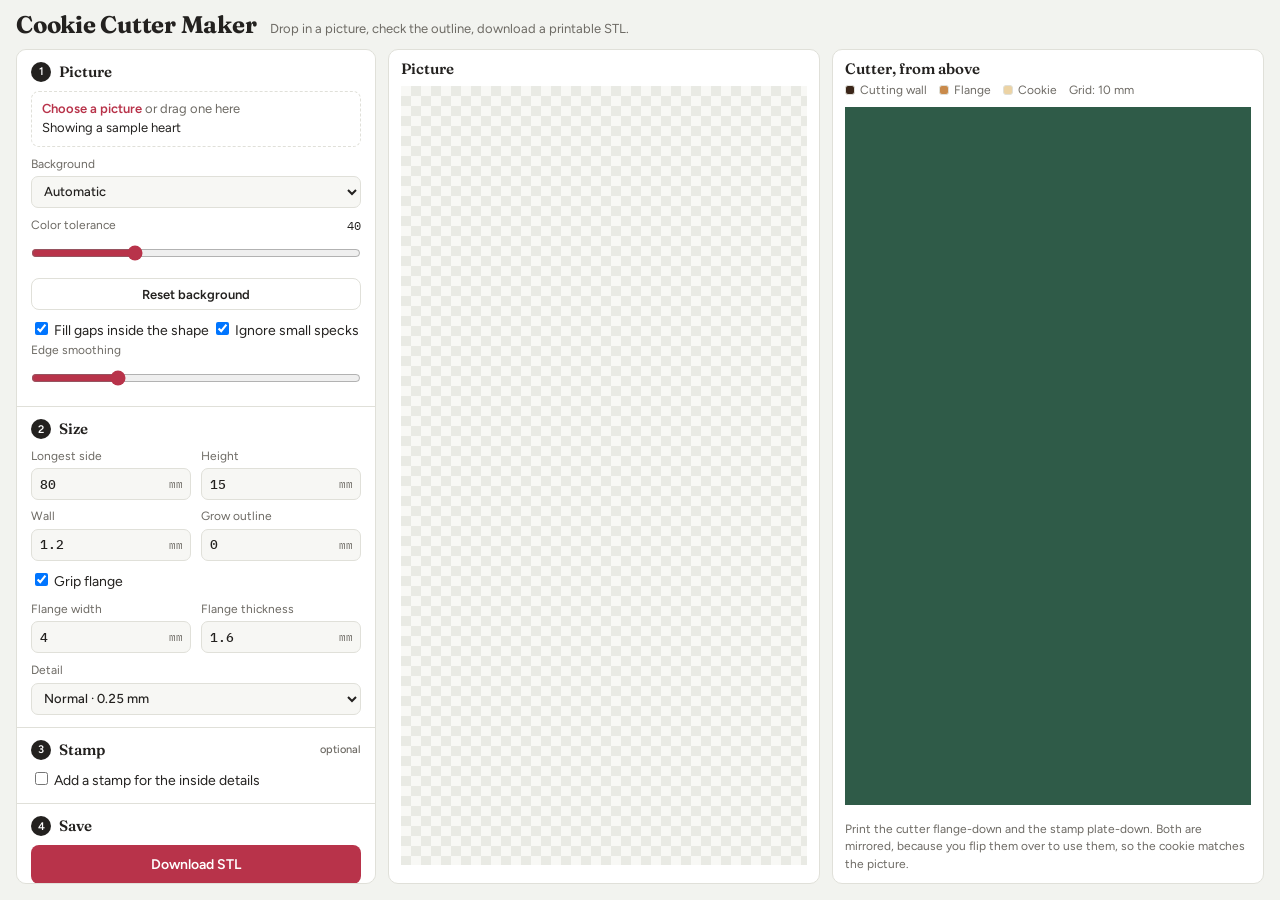
<file: index.html>
<!doctype html>
<html lang="en">
<head>
<meta charset="utf-8">
<meta name="viewport" content="width=device-width, initial-scale=1">
<title>Cookie Cutter Maker</title>
<link rel="preconnect" href="https://fonts.googleapis.com">
<link rel="stylesheet" href="https://fonts.googleapis.com/css2?family=Fraunces:opsz,wght@9..144,500;9..144,700&family=Figtree:wght@400;500;600&family=IBM+Plex+Mono:wght@400;500&display=swap">
<link rel="stylesheet" href="styles.css">
</head>
<body>
<header class="top">
  <h1>Cookie Cutter Maker</h1>
  <p>Drop in a picture, check the outline, download a printable STL.</p>
</header>

<main class="layout">
  <!-- Controls -->
  <aside class="controls">
    <section class="step">
      <h2><span class="num">1</span>Picture</h2>
      <div class="drop" id="drop" tabindex="0" role="button" aria-label="Choose a picture">
        <img id="thumb" alt="" hidden>
        <div>
          <strong>Choose a picture</strong>
          <span>or drag one here</span>
          <span id="fname" class="fname">Showing a sample heart</span>
        </div>
      </div>
      <input type="file" id="file" accept="image/*" hidden>

      <label class="field" for="bgMode"><span>Background</span>
        <select id="bgMode">
          <option value="auto">Automatic</option>
          <option value="color">Remove by color</option>
          <option value="alpha">Already transparent</option>
        </select>
      </label>
      <label class="field" for="tolerance"><span>Color tolerance <output id="tolVal">40</output></span>
        <input type="range" id="tolerance" min="5" max="120" value="40">
      </label>
      <button class="ghost" id="resetBg" type="button">Reset background</button>

      <div id="cleanup" class="checks">
        <label><input type="checkbox" id="fill" checked> Fill gaps inside the shape</label>
        <label><input type="checkbox" id="specks" checked> Ignore small specks</label>
        <label class="field" for="smooth"><span>Edge smoothing</span><input type="range" id="smooth" min="0" max="8" value="2"></label>
      </div>
    </section>

    <section class="step" id="sizeControls">
      <h2><span class="num">2</span>Size</h2>
      <div class="grid2">
        <label class="field" for="size"><span>Longest side</span><span class="unit"><input type="number" id="size" value="80" min="10" max="300" step="1"><i>mm</i></span></label>
        <label class="field" for="height"><span>Height</span><span class="unit"><input type="number" id="height" value="15" min="3" max="60" step="0.5"><i>mm</i></span></label>
        <label class="field" for="wall"><span>Wall</span><span class="unit"><input type="number" id="wall" value="1.2" min="0.4" max="5" step="0.1"><i>mm</i></span></label>
        <label class="field" for="grow"><span>Grow outline</span><span class="unit"><input type="number" id="grow" value="0" min="0" max="10" step="0.1"><i>mm</i></span></label>
      </div>
      <label class="toggle"><input type="checkbox" id="flangeOn" checked> Grip flange</label>
      <div class="grid2">
        <label class="field" for="flangeW"><span>Flange width</span><span class="unit"><input type="number" id="flangeW" value="4" min="0.5" max="15" step="0.5"><i>mm</i></span></label>
        <label class="field" for="flangeH"><span>Flange thickness</span><span class="unit"><input type="number" id="flangeH" value="1.6" min="0.4" max="10" step="0.2"><i>mm</i></span></label>
      </div>
      <label class="field" for="res"><span>Detail</span>
        <select id="res"><option value="0.15">Fine · 0.15 mm</option><option value="0.25" selected>Normal · 0.25 mm</option><option value="0.4">Draft · 0.4 mm</option></select>
      </label>
    </section>

    <section class="step">
      <h2><span class="num">3</span>Stamp <small>optional</small></h2>
      <label class="toggle"><input type="checkbox" id="stampOn"> Add a stamp for the inside details</label>
      <div id="stampControls" class="stack" hidden>
        <p class="hint">Adds a second object to the STL: a plate that fits inside the cutter. After cutting, press it down inside the cutter to print the picture's lines into the dough.</p>
        <label class="field" for="sensitivity"><span>Detail sensitivity <output id="sensVal">50</output></span>
          <input type="range" id="sensitivity" min="1" max="100" value="50">
        </label>
        <div class="grid2">
          <label class="field" for="lineW"><span>Line width</span><span class="unit"><input type="number" id="lineW" value="1.2" min="0.6" max="4" step="0.1"><i>mm</i></span></label>
          <label class="field" for="lineH"><span>Line height</span><span class="unit"><input type="number" id="lineH" value="2" min="0.6" max="6" step="0.2"><i>mm</i></span></label>
        </div>
      </div>
    </section>

    <section class="step">
      <h2><span class="num">4</span>Save</h2>
      <button class="primary" id="save" type="button">Download STL</button>
      <p class="saved" id="saved"></p>
      <p class="err" id="err" role="alert" hidden></p>
    </section>
  </aside>

  <!-- Previews -->
  <section class="view">
    <header><h3>Picture</h3><p id="photoHint" class="hint"></p></header>
    <div class="checker"><canvas id="photo"></canvas></div>
  </section>

  <section class="view">
    <header><h3>Cutter, from above</h3>
      <ul class="legend">
        <li><i style="background:var(--wall)"></i>Cutting wall</li>
        <li><i style="background:var(--flange)"></i>Flange</li>
        <li><i style="background:var(--dough)"></i>Cookie</li>
        <li id="stampLegend" hidden><i style="background:var(--stamp)"></i>Stamp lines</li>
        <li class="muted">Grid: 10 mm</li>
      </ul>
    </header>
    <div class="mat"><canvas id="cutter"></canvas></div>
    <dl class="stats" id="stats"></dl>
    <p class="hint">Print the cutter flange-down and the stamp plate-down. Both are mirrored, because you flip them over to use them, so the cookie matches the picture.</p>
  </section>
</main>

<script src="js/background.js"></script>
<script src="js/shape.js"></script>
<script src="js/cutter.js"></script>
<script src="js/stamp.js"></script>
<script src="js/stl.js"></script>
<script src="js/preview.js"></script>
<script src="js/app.js"></script>
</body>
</html>
</file>
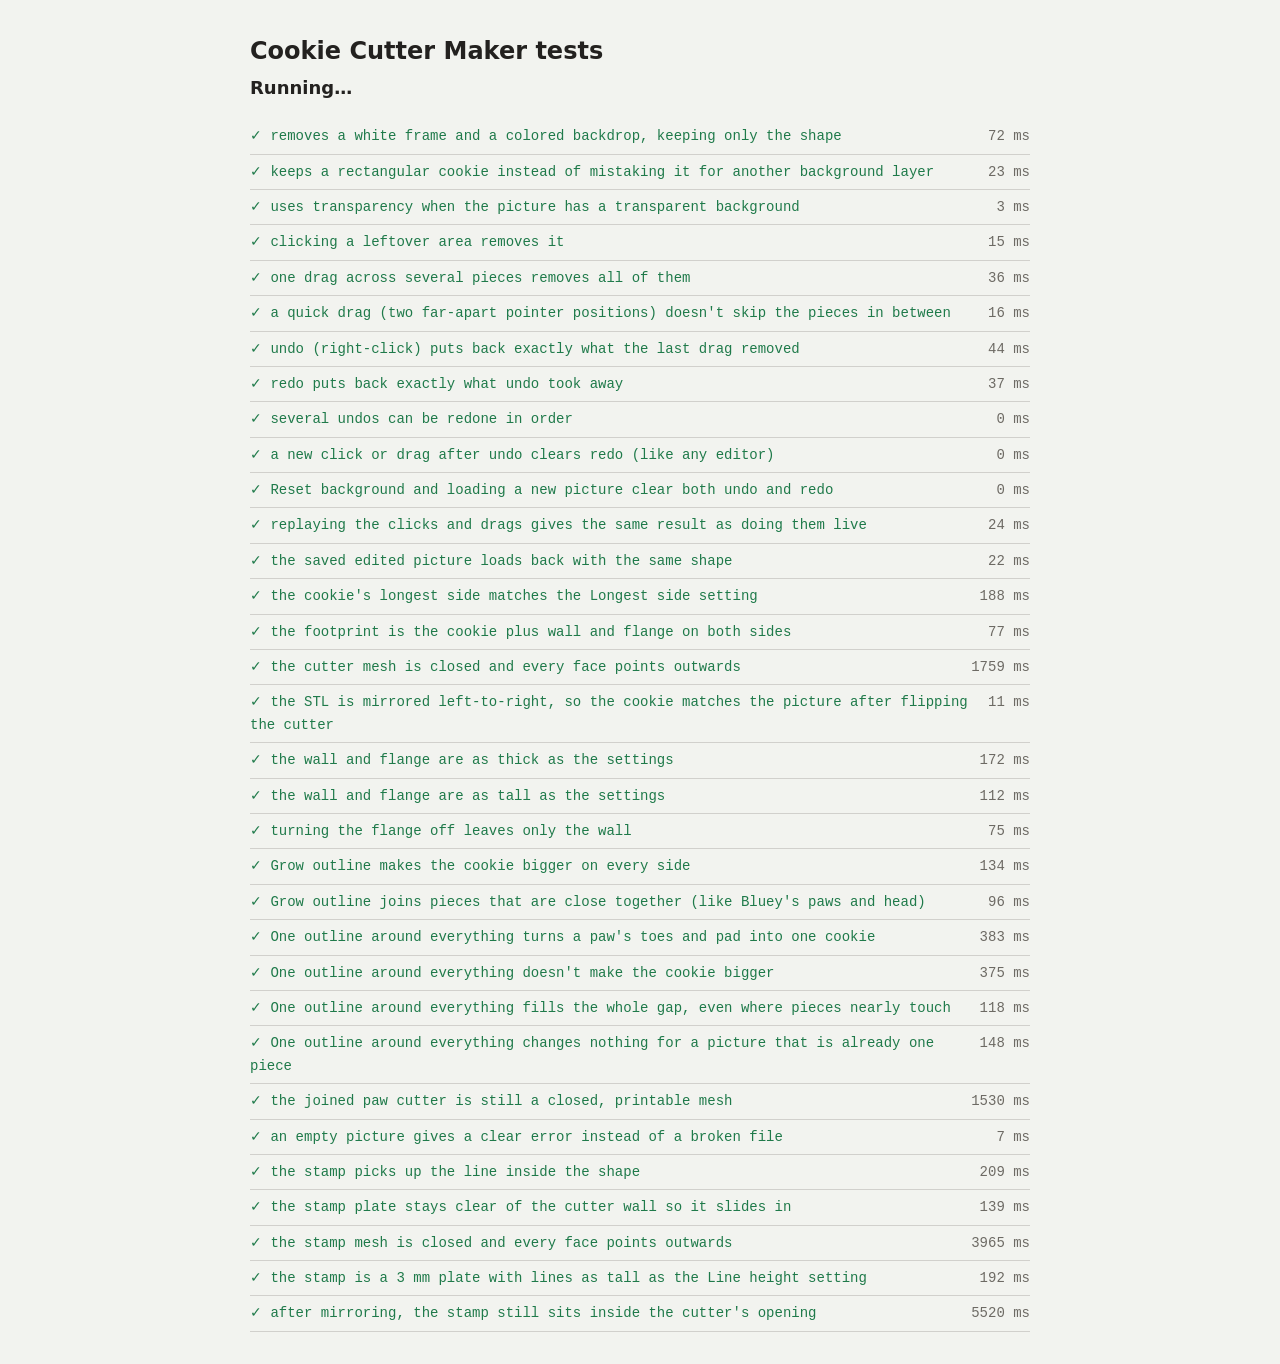
<file: tests/index.html>
<!doctype html>
<html lang="en">
<head>
<meta charset="utf-8">
<meta name="viewport" content="width=device-width, initial-scale=1">
<title>Cookie Cutter Tests</title>
<!-- the app's stylesheet, for the layout tests -->
<link rel="stylesheet" href="../styles.css">
<style>
  :root { --bg: #f2f3ef; --ink: #23211f; --muted: #6d6a64; --pass: #1f7a4a; --fail: #b8334a; color-scheme: light; }
  @media (prefers-color-scheme: dark) { :root { --bg: #161715; --ink: #ecebe6; --muted: #9d9a92; --pass: #5fcf8e; --fail: #ec6b80; color-scheme: dark; } }
  html, body { height: auto; }
  body { display: block; background: var(--bg); color: var(--ink); font: 15px/1.6 "Segoe UI", system-ui, sans-serif; max-width: 820px; margin: 0 auto; padding: 32px 20px; }
  h1 { font-size: 24px; margin: 0 0 4px; }
  #summary { font-weight: 600; font-size: 18px; margin: 0 0 16px; }
  #results { list-style: none; padding: 0; margin: 0; font-family: Consolas, monospace; font-size: 14px; }
  #results li { display: flex; justify-content: space-between; gap: 16px; padding: 6px 0; border-bottom: 1px solid color-mix(in srgb, var(--muted) 25%, transparent); }
  #results li::after { content: attr(data-ms); color: var(--muted); white-space: nowrap; }
  .pass { color: var(--pass); } .fail { color: var(--fail); }
  /* layout tests build pieces of the page here, off-screen */
  #sandbox { position: absolute; left: -10000px; top: 0; width: 1200px; }
</style>
</head>
<body>
<h1>Cookie Cutter Maker tests</h1>
<p id="summary">Running…</p>
<ul id="results"></ul>
<div id="sandbox" aria-hidden="true"></div>

<!-- the app's code -->
<script src="../js/background.js"></script>
<script src="../js/history.js"></script>
<script src="../js/shape.js"></script>
<script src="../js/cutter.js"></script>
<script src="../js/stamp.js"></script>
<script src="../js/stl.js"></script>
<script src="../js/preview.js"></script>
<!-- the tests -->
<script src="runner.js"></script>
<script src="background.test.js"></script>
<script src="editing.test.js"></script>
<script src="cutter.test.js"></script>
<script src="stamp.test.js"></script>
<script src="layout.test.js"></script>
<script>T.run();</script>
</body>
</html>
</file>
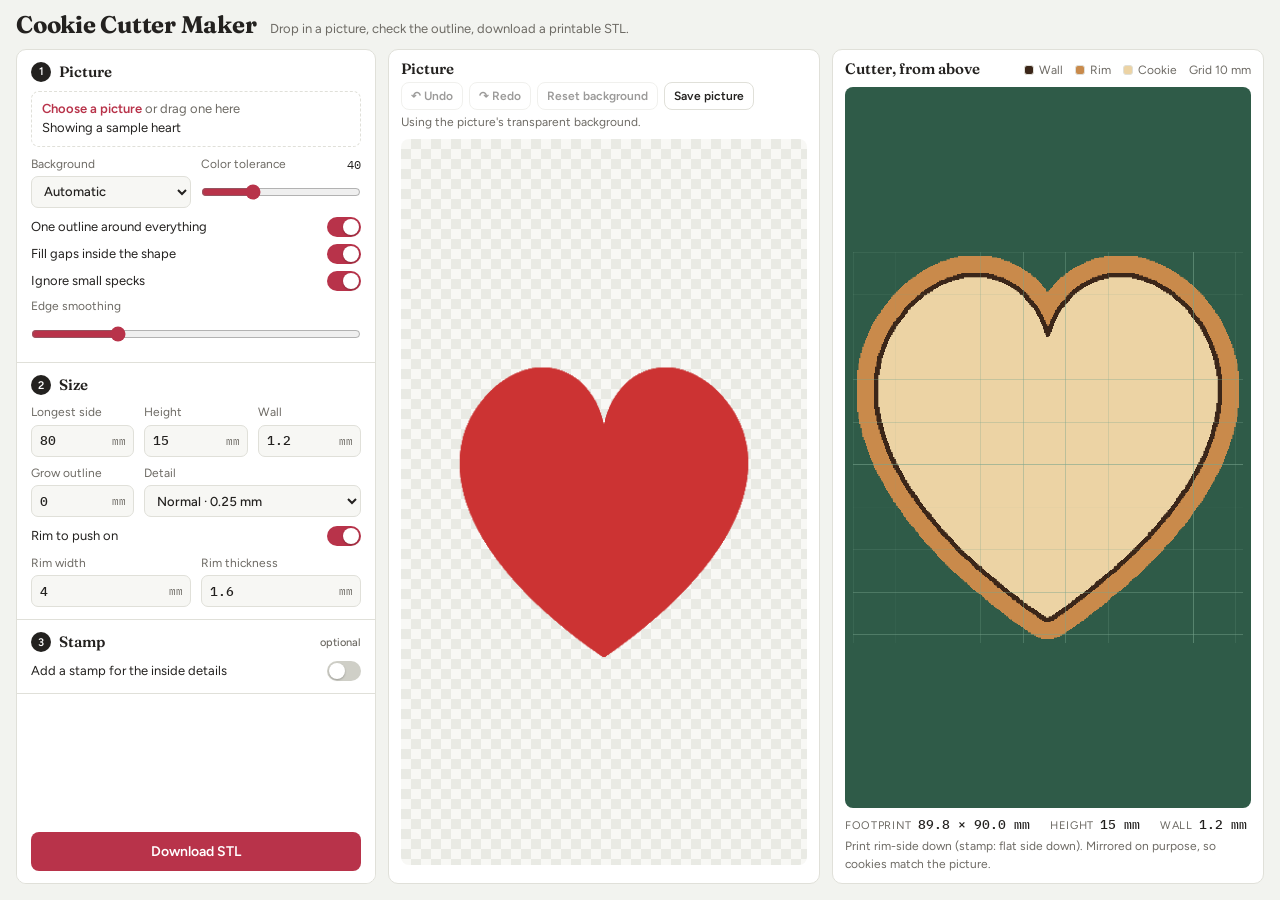
<file: Cookie Cutter Maker.html>
<!doctype html>
<html lang="en">
<head>
<meta charset="utf-8">
<meta name="viewport" content="width=device-width, initial-scale=1">
<title>Cookie Cutter Maker</title>
<link rel="preconnect" href="https://fonts.googleapis.com">
<link rel="stylesheet" href="https://fonts.googleapis.com/css2?family=Fraunces:opsz,wght@9..144,500;9..144,700&family=Figtree:wght@400;500;600&family=IBM+Plex+Mono:wght@400;500&display=swap">
<link rel="stylesheet" href="styles.css">
</head>
<body>
<header class="top">
  <h1>Cookie Cutter Maker</h1>
  <p>Drop in a picture, check the outline, download a printable STL.</p>
</header>

<main class="layout">
  <!-- Controls -->
  <aside class="controls">
    <section class="step">
      <h2><span class="num">1</span>Picture</h2>
      <div class="drop" id="drop" tabindex="0" role="button" aria-label="Choose a picture">
        <img id="thumb" alt="" hidden>
        <div>
          <strong>Choose a picture</strong> <span>or drag one here</span>
          <span id="fname" class="fname">Showing a sample heart</span>
        </div>
      </div>
      <input type="file" id="file" accept="image/*" hidden>

      <div class="grid2">
        <label class="field" for="bgMode"><span>Background</span>
          <select id="bgMode">
            <option value="auto">Automatic</option>
            <option value="color">Remove by color</option>
            <option value="alpha">Already transparent</option>
          </select>
        </label>
        <label class="field" for="tolerance"><span>Color tolerance <output id="tolVal">40</output></span>
          <input type="range" id="tolerance" min="5" max="120" value="40">
        </label>
      </div>

      <div id="cleanup" class="switches">
        <label class="switch"><span>One outline around everything</span><input type="checkbox" role="switch" id="join" checked></label>
        <label class="switch"><span>Fill gaps inside the shape</span><input type="checkbox" role="switch" id="fill" checked></label>
        <label class="switch"><span>Ignore small specks</span><input type="checkbox" role="switch" id="specks" checked></label>
        <label class="field" for="smooth"><span>Edge smoothing</span><input type="range" id="smooth" min="0" max="8" value="2"></label>
      </div>
    </section>

    <section class="step" id="sizeControls">
      <h2><span class="num">2</span>Size</h2>
      <div class="grid3">
        <label class="field" for="size"><span>Longest side</span><span class="unit"><input type="number" id="size" value="80" min="10" max="300" step="1"><i>mm</i></span></label>
        <label class="field" for="height"><span>Height</span><span class="unit"><input type="number" id="height" value="15" min="3" max="60" step="0.5"><i>mm</i></span></label>
        <label class="field" for="wall"><span>Wall</span><span class="unit"><input type="number" id="wall" value="1.2" min="0.4" max="5" step="0.1"><i>mm</i></span></label>
        <label class="field" for="grow"><span>Grow outline</span><span class="unit"><input type="number" id="grow" value="0" min="0" max="10" step="0.1"><i>mm</i></span></label>
        <label class="field span2" for="res"><span>Detail</span>
          <select id="res"><option value="0.15">Fine · 0.15 mm</option><option value="0.25" selected>Normal · 0.25 mm</option><option value="0.4">Draft · 0.4 mm</option></select>
        </label>
      </div>
      <label class="switch" title="A wider, flat edge around the top of the cutter, so it is comfortable to press down on."><span>Rim to push on</span><input type="checkbox" role="switch" id="flangeOn" checked></label>
      <div class="grid2">
        <label class="field" for="flangeW"><span>Rim width</span><span class="unit"><input type="number" id="flangeW" value="4" min="0.5" max="15" step="0.5"><i>mm</i></span></label>
        <label class="field" for="flangeH"><span>Rim thickness</span><span class="unit"><input type="number" id="flangeH" value="1.6" min="0.4" max="10" step="0.2"><i>mm</i></span></label>
      </div>
    </section>

    <section class="step">
      <h2><span class="num">3</span>Stamp <small>optional</small></h2>
      <label class="switch" title="Adds a second object to the STL: a plate that fits inside the cutter. After cutting, press it down inside the cutter to print the picture's lines into the dough.">
        <span>Add a stamp for the inside details</span><input type="checkbox" role="switch" id="stampOn">
      </label>
      <div id="stampControls" class="stack" hidden>
        <p class="hint">A plate that fits inside the cutter and presses the lines into the dough.</p>
        <div class="grid3">
          <label class="field" for="sensitivity"><span>Sensitivity <output id="sensVal">50</output></span>
            <input type="range" id="sensitivity" min="1" max="100" value="50">
          </label>
          <label class="field" for="lineW"><span>Line width</span><span class="unit"><input type="number" id="lineW" value="1.2" min="0.6" max="4" step="0.1"><i>mm</i></span></label>
          <label class="field" for="lineH"><span>Line height</span><span class="unit"><input type="number" id="lineH" value="2" min="0.6" max="6" step="0.2"><i>mm</i></span></label>
        </div>
      </div>
    </section>

    <section class="step save">
      <button class="primary" id="save" type="button">Download STL</button>
      <p class="saved" id="saved"></p>
      <p class="err" id="err" role="alert" hidden></p>
    </section>
  </aside>

  <!-- Previews -->
  <section class="view">
    <header>
      <h3>Picture</h3>
      <div class="toolbar">
        <button class="ghost small" id="undo" type="button" title="Undo the last click or drag (also right-click on the picture, or Ctrl+Z)">↶ Undo</button>
        <button class="ghost small" id="redo" type="button" title="Redo what you just undid (also Ctrl+Y)">↷ Redo</button>
        <button class="ghost small" id="resetBg" type="button" title="Undo all clicks and drags">Reset background</button>
        <button class="ghost small" id="savePicture" type="button" title="Saves the picture with the background removed, as a PNG. Load it again later to get the same outline.">Save picture</button>
      </div>
      <p id="photoHint" class="hint full"></p>
    </header>
    <div class="canvas-box checker"><canvas id="photo"></canvas></div>
  </section>

  <section class="view">
    <header><h3>Cutter, from above</h3>
      <ul class="legend">
        <li><i style="background:var(--wall)"></i>Wall</li>
        <li><i style="background:var(--flange)"></i>Rim</li>
        <li><i style="background:var(--dough)"></i>Cookie</li>
        <li id="stampLegend" hidden><i style="background:var(--stamp)"></i>Stamp</li>
        <li>Grid 10 mm</li>
      </ul>
    </header>
    <div class="canvas-box mat"><canvas id="cutter"></canvas></div>
    <footer>
      <dl class="stats" id="stats"></dl>
      <p class="hint">Print rim-side down (stamp: flat side down). Mirrored on purpose, so cookies match the picture.</p>
    </footer>
  </section>
</main>

<script src="js/background.js"></script>
<script src="js/history.js"></script>
<script src="js/shape.js"></script>
<script src="js/cutter.js"></script>
<script src="js/stamp.js"></script>
<script src="js/stl.js"></script>
<script src="js/preview.js"></script>
<script src="js/app.js"></script>
</body>
</html>
</file>
<file: styles.css>
/* Layout: one screen, no page scrolling. Controls column on the left (scrolls on its own if the
   window is short), picture and cutter previews fill the rest. On narrow screens it becomes a
   normal scrolling page. The cutter sits on a green cutting mat with a 10 mm grid. */
:root {
  --bg: #f2f3ef;
  --panel: #ffffff;
  --ink: #23211f;
  --muted: #6d6a64;
  --line: #e0e0d9;
  --field: #f7f7f4;
  --accent: #b8334a;          /* raspberry jam */
  --accent-ink: #ffffff;
  --switch-off: #cfcfc7;
  --mat: #2f5b48;             /* cutting mat */
  --grid: #79a58e;
  --paper: #2f5b48;           /* empty cells in the cutter preview = the mat */
  --dough: #ecd3a4;
  --wall: #3b2619;
  --flange: #c98a4b;
  --stamp: #a3304a;           /* stamp lines drawn on the cookie */
  --check-a: #e9eae4;
  --check-b: #f8f8f5;

  --font-display: "Fraunces", Georgia, "Times New Roman", serif;
  --font-body: "Figtree", "Segoe UI", system-ui, sans-serif;
  --font-mono: "IBM Plex Mono", Consolas, monospace;
  --radius: 10px;
  color-scheme: light;
}
@media (prefers-color-scheme: dark) {
  :root:not([data-theme="light"]) {
    --bg: #161715; --panel: #1f201d; --ink: #ecebe6; --muted: #9d9a92; --line: #32342f; --field: #262824;
    --accent: #ec6b80; --accent-ink: #1a0b0e; --switch-off: #45473f; --mat: #213f32; --grid: #4d7a63; --paper: #213f32;
    --dough: #d8bb88; --wall: #1a0f08; --flange: #b77a3e; --stamp: #e86b82; --check-a: #2a2c28; --check-b: #222420;
    color-scheme: dark;
  }
}
:root[data-theme="dark"] {
  --bg: #161715; --panel: #1f201d; --ink: #ecebe6; --muted: #9d9a92; --line: #32342f; --field: #262824;
  --accent: #ec6b80; --accent-ink: #1a0b0e; --switch-off: #45473f; --mat: #213f32; --grid: #4d7a63; --paper: #213f32;
  --dough: #d8bb88; --wall: #1a0f08; --flange: #b77a3e; --stamp: #e86b82; --check-a: #2a2c28; --check-b: #222420;
  color-scheme: dark;
}

* { box-sizing: border-box; }
[hidden] { display: none !important; } /* keep hidden things hidden, even when a class sets display */
html, body { margin: 0; height: 100%; }
body {
  background: var(--bg); color: var(--ink);
  font: 14px/1.45 var(--font-body);
  display: flex; flex-direction: column;
  padding: 12px 16px 16px;
}

/* ---------- header ---------- */
.top { display: flex; flex-wrap: wrap; align-items: baseline; gap: 4px 14px; margin-bottom: 10px; }
.top h1 { font: 700 24px/1.1 var(--font-display); letter-spacing: -0.01em; margin: 0; }
.top p { margin: 0; color: var(--muted); font-size: 13px; }

/* ---------- layout ---------- */
.layout {
  flex: 1; min-height: 0;
  display: grid; gap: 12px;
  grid-template-columns: 360px minmax(0, 1fr) minmax(0, 1fr);
  grid-template-rows: minmax(0, 1fr);
}
@media (max-width: 1150px) {
  .layout { grid-template-columns: 360px minmax(0, 1fr); grid-template-rows: minmax(0, 1fr) minmax(0, 1fr); }
  .controls { grid-row: span 2; }
}

/* ---------- controls ---------- */
.controls {
  min-height: 0; overflow-y: auto; overflow-x: hidden;
  background: var(--panel); border: 1px solid var(--line); border-radius: var(--radius);
  display: flex; flex-direction: column;
}
/* minmax(0, 1fr): long content, like a long file name, shrinks instead of widening the column */
.step { padding: 12px 14px; display: grid; grid-template-columns: minmax(0, 1fr); gap: 9px; border-bottom: 1px solid var(--line); }
.step.save { border-bottom: 0; margin-top: auto; position: sticky; bottom: 0; background: var(--panel); gap: 6px; }
.step h2 { display: flex; align-items: center; gap: 8px; margin: 0; font: 600 15px/1.2 var(--font-display); }
.step h2 small { font: 500 11px var(--font-body); color: var(--muted); margin-left: auto; }
.num {
  display: inline-grid; place-items: center; width: 20px; height: 20px; border-radius: 50%;
  background: var(--ink); color: var(--panel); font: 600 11px var(--font-body);
}

.drop {
  display: flex; gap: 10px; align-items: center;
  border: 1.5px dashed var(--line); border-radius: 8px; padding: 8px 10px;
  cursor: pointer; transition: border-color .15s, background .15s;
}
.drop:hover, .drop.over { border-color: var(--accent); background: var(--field); }
.drop img { width: 38px; height: 38px; object-fit: cover; border-radius: 6px; flex: none; }
.drop div { min-width: 0; font-size: 13px; }
.drop strong { color: var(--accent); font-weight: 600; }
.drop span { color: var(--muted); }
.drop .fname { display: block; color: var(--ink); overflow: hidden; text-overflow: ellipsis; white-space: nowrap; }

.grid2 { display: grid; grid-template-columns: 1fr 1fr; gap: 8px 10px; align-items: end; }
.grid3 { display: grid; grid-template-columns: repeat(3, 1fr); gap: 8px 10px; align-items: end; }
.span2 { grid-column: span 2; }
.stack { display: grid; gap: 8px; }

.field { display: grid; gap: 3px; font-size: 12px; color: var(--muted); min-width: 0; }
.field > span:first-child { display: flex; justify-content: space-between; white-space: nowrap; }
.field output { font-family: var(--font-mono); color: var(--ink); }

input[type=number], select {
  width: 100%; min-width: 0; height: 32px; padding: 0 8px;
  border: 1px solid var(--line); border-radius: 7px;
  background: var(--field); color: var(--ink);
  font: 500 13px var(--font-mono); font-variant-numeric: tabular-nums;
}
select { font-family: var(--font-body); }
.unit { position: relative; display: block; }
.unit input { padding-right: 30px; }
.unit i { position: absolute; right: 8px; top: 50%; transform: translateY(-50%); font: 11px var(--font-mono); font-style: normal; color: var(--muted); pointer-events: none; }
input[type=range] { width: 100%; height: 32px; margin: 0; accent-color: var(--accent); }

/* toggle switches (real checkboxes underneath) */
.switches { display: grid; gap: 7px; }
.switch { display: flex; align-items: center; justify-content: space-between; gap: 10px; font-size: 13px; cursor: pointer; }
.switch input {
  appearance: none; -webkit-appearance: none; flex: none; margin: 0; cursor: pointer;
  width: 34px; height: 20px; border-radius: 10px; background: var(--switch-off);
  position: relative; transition: background .15s;
}
.switch input::before {
  content: ""; position: absolute; top: 2px; left: 2px; width: 16px; height: 16px; border-radius: 50%;
  background: #fff; box-shadow: 0 1px 2px rgb(0 0 0 / .25); transition: transform .15s;
}
.switch input:checked { background: var(--accent); }
.switch input:checked::before { transform: translateX(14px); }

button { font: 600 14px var(--font-body); cursor: pointer; border-radius: 8px; }
.primary { background: var(--accent); color: var(--accent-ink); border: 0; padding: 11px 16px; width: 100%; transition: filter .15s; }
.primary:hover:not(:disabled) { filter: brightness(1.08); }
.primary:disabled { opacity: .5; cursor: default; }
.ghost { background: transparent; color: var(--ink); border: 1px solid var(--line); height: 32px; padding: 0 10px; font-size: 13px; }
.ghost:hover { border-color: var(--ink); }
.ghost.small { height: 28px; padding: 0 9px; font-size: 12px; }
.ghost:disabled { opacity: .45; cursor: default; border-color: var(--line); }
.toolbar { display: flex; flex-wrap: wrap; gap: 6px; }
.view header .full { flex-basis: 100%; }

:focus-visible { outline: 2px solid var(--accent); outline-offset: 2px; }

.hint { margin: 0; font-size: 12px; color: var(--muted); }
.saved { margin: 0; font: 11px var(--font-mono); color: var(--muted); }
.saved:empty { display: none; }
.err { margin: 0; padding: 8px 10px; border-radius: 7px; background: color-mix(in srgb, var(--accent) 12%, transparent); color: var(--accent); font-weight: 500; font-size: 13px; }

/* ---------- previews ---------- */
.view {
  min-height: 0; min-width: 0;
  background: var(--panel); border: 1px solid var(--line); border-radius: var(--radius);
  padding: 10px 12px; display: grid; gap: 8px;
  grid-template-rows: auto minmax(0, 1fr) auto;
}
.view header { display: flex; flex-wrap: wrap; align-items: baseline; justify-content: space-between; gap: 4px 12px; }
.view h3 { margin: 0; font: 600 15px/1.2 var(--font-display); }
.view footer { display: grid; gap: 4px; }

/* The canvas fills the box and its picture is scaled to fit (object-fit), so tall, wide, small
   and large pictures all fit without changing the layout. Positioned absolutely so the box's
   size comes only from the layout, never from the picture. app.js accounts for the scaling
   when you click on the picture. */
.canvas-box { position: relative; min-height: 0; border-radius: 8px; overflow: hidden; }
.canvas-box canvas {
  position: absolute; inset: 8px; display: block;
  width: calc(100% - 16px); height: calc(100% - 16px); object-fit: contain;
}
.checker { background: repeating-conic-gradient(var(--check-a) 0% 25%, var(--check-b) 0% 50%) 0 0 / 20px 20px; }
.checker canvas { cursor: crosshair; touch-action: none; } /* touch-action: drag on a touch screen removes background instead of scrolling */
.mat { background: var(--mat); }

.legend { list-style: none; margin: 0; padding: 0; display: flex; flex-wrap: wrap; gap: 2px 12px; font-size: 12px; color: var(--muted); }
.legend i { display: inline-block; width: 10px; height: 10px; border-radius: 3px; margin-right: 5px; vertical-align: -1px; border: 1px solid var(--line); }

.stats { display: flex; flex-wrap: wrap; gap: 4px 20px; margin: 0; }
.stats div { display: flex; gap: 6px; align-items: baseline; }
.stats dt { font-size: 11px; letter-spacing: .06em; text-transform: uppercase; color: var(--muted); }
.stats dd { margin: 0; font: 500 13px var(--font-mono); font-variant-numeric: tabular-nums; }

/* ---------- small screens: back to a normal scrolling page ---------- */
@media (max-width: 760px) {
  html, body { height: auto; }
  body { display: block; }
  .layout { display: flex; flex-direction: column; }
  .controls { overflow: visible; }
  .step.save { position: static; }
  .canvas-box { padding: 8px; }
  .canvas-box canvas { position: static; width: 100%; height: auto; }
}

@media (prefers-reduced-motion: reduce) { * { transition: none !important; } }
</file>
